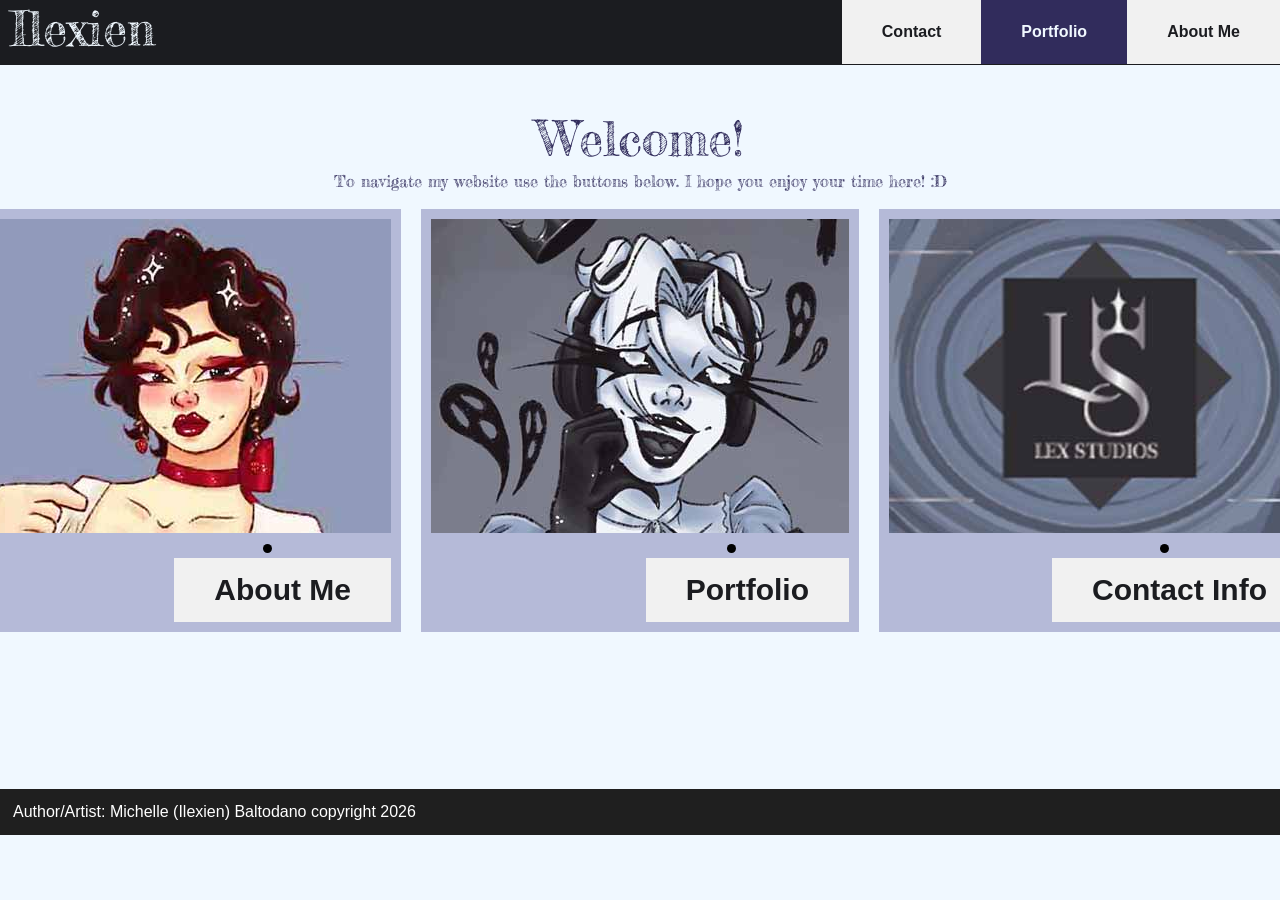
<file: index.html>
<!DOCTYPE html>
<html lang="en">
<head>
    <meta charset="UTF-8">
    <meta http-equiv="X-UA-Compatible" content="IE=edge">
    <meta name="viewport" content="width=device-width, initial-scale=1.0">
    <title>Homepage</title>
    <!--CSS-->
    <link type="text/css" rel="stylesheet" href="css/style.css"/>
    <link rel="preconnect" href="https://fonts.googleapis.com">
    <link rel="preconnect" href="https://fonts.gstatic.com" crossorigin>
    <link href="https://fonts.googleapis.com/css2?family=Fredericka+the+Great&display=swap" rel="stylesheet">
    <!--Favicon-->
    <link rel="icon" type="image/png" href="/favicon/favicon-96x96.png" sizes="96x96" />
<link rel="icon" type="image/svg+xml" href="/favicon/favicon.svg" />
<link rel="shortcut icon" href="/favicon/favicon.ico" />
<link rel="apple-touch-icon" sizes="180x180" href="/favicon/apple-touch-icon.png" />
<meta name="apple-mobile-web-app-title" content="Ilexien Site" />
<link rel="manifest" href="/favicon/site.webmanifest" />

</head>
<header>
    <div class="about-h-container">
                <h1 id="about-h-text"><a href="index.html" style="text-decoration: none; color:inherit;" >Ilexien</a></h1>
                 <nav> 
                    <input class="menu-btn" type="checkbox" id="menu-btn">
			<label class="menu-icon" for="menu-btn"><span class="navicon"></span></label>
			<ul class="menu">
				<li><a href="about-me.html" >About Me</a></li>
				<li><a href="portfolio.html" class="active">Portfolio</a></li>
				<li><a href="contact.html">Contact</a></li>
			</ul>
                </nav>
    </div>
 </header>
<body>
    <!--Homepage Code-->
    <h1>Welcome!</h1>
    <h4>To navigate my website use the buttons below. I hope you enjoy your time here! :D</h4>
    <section>
        <nav>
          <div class="container">
            <div> <img src="my-art-for-website/home-images/about-me-cover.jpg" alt="Self-portrait of me! I have fair skin with dark brown wavy hair in a pixie. I'm wearing red makeup with hints on gold."> <li><a href="about-me.html">About Me</a></li> </div>
            <div> <img src="my-art-for-website/home-images/portfolio-cover.jpg" alt="Drawing of my persona. She is a ghost with paper white skin and hair, and what are supposed to be the whites her eyes are dark grey with white pupils."> <li><a href="portfolio.html">Portfolio</a></li> </div>
            <div> <img src="my-art-for-website/home-images/contact-info-cover.jpg" alt="A business logo I created. it is a stylized L ans S wearing a crown."> <li><a href="contact.html">Contact Info</a></li> </div>  
        </div>
        </nav>
    </section>
<footer>
<p>Author/Artist: Michelle (Ilexien) Baltodano copyright 2026</p>
</footer>

</body>

</html>
</file>
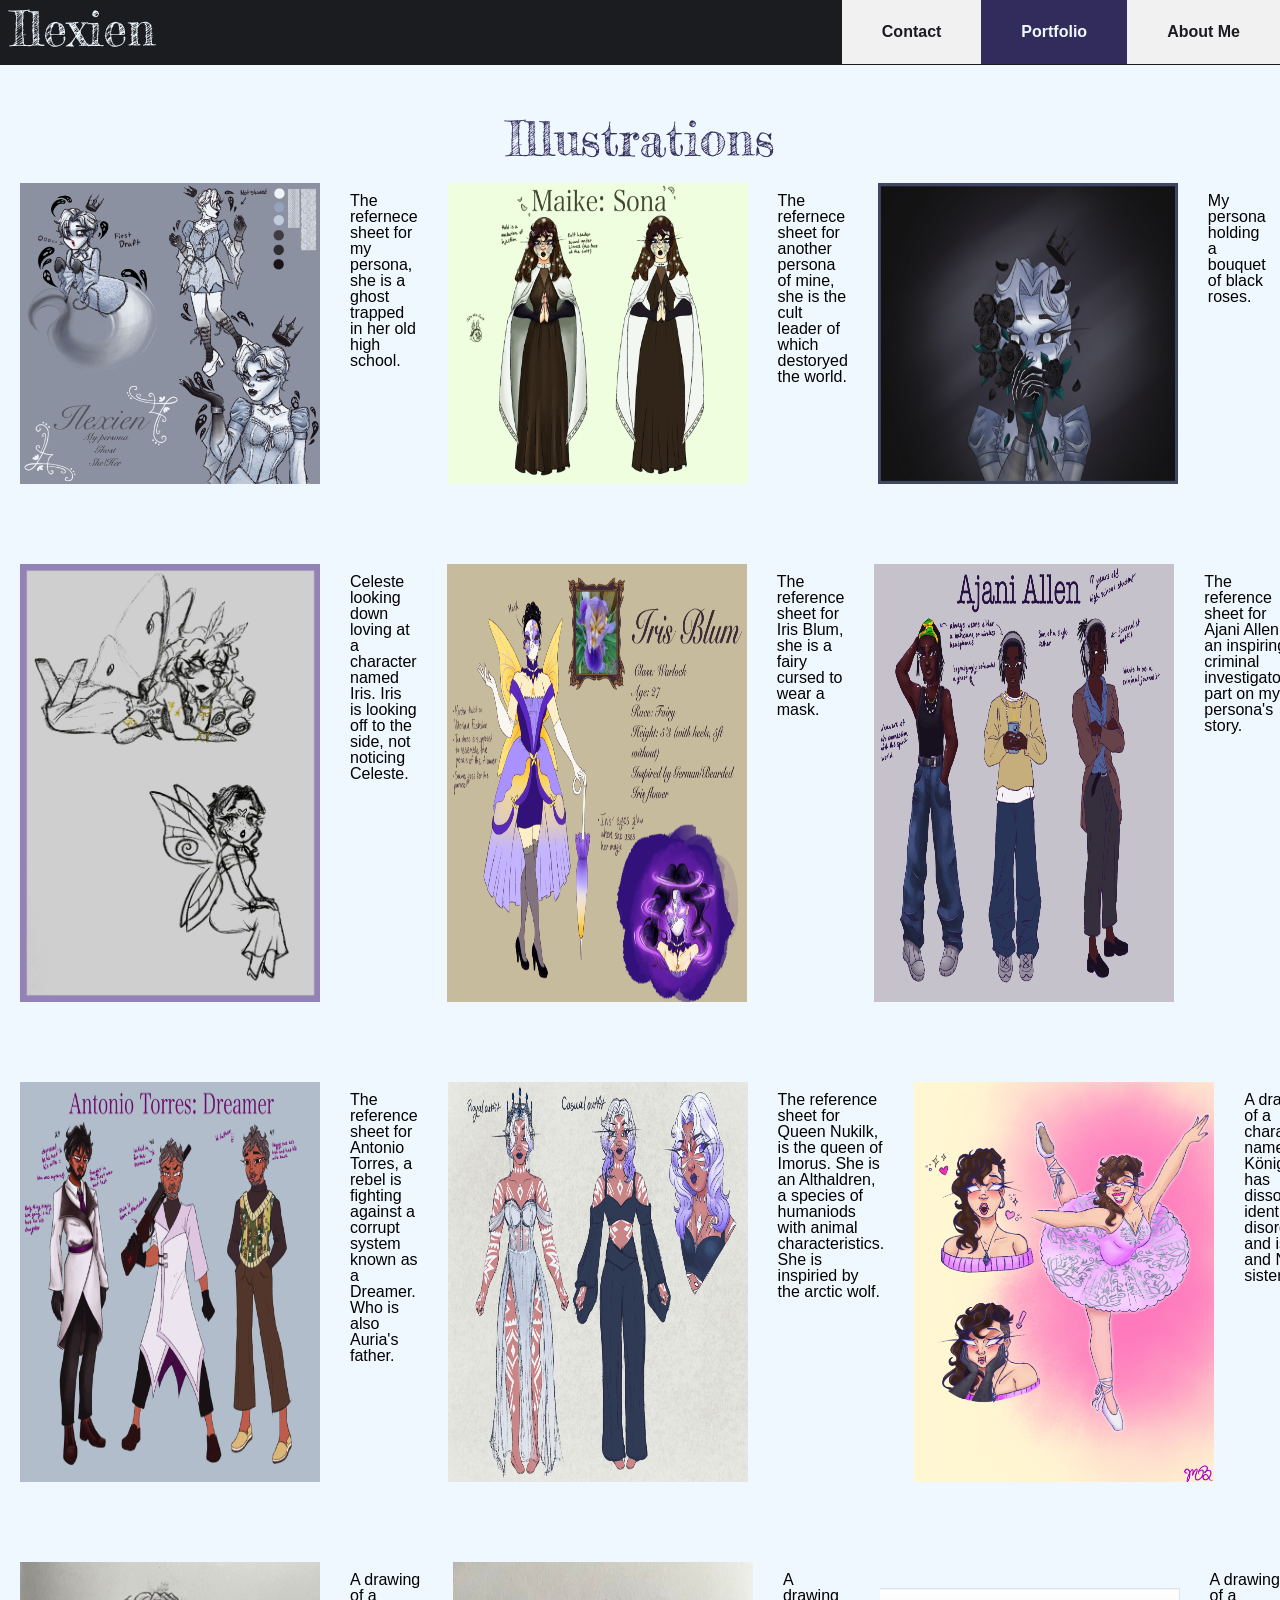
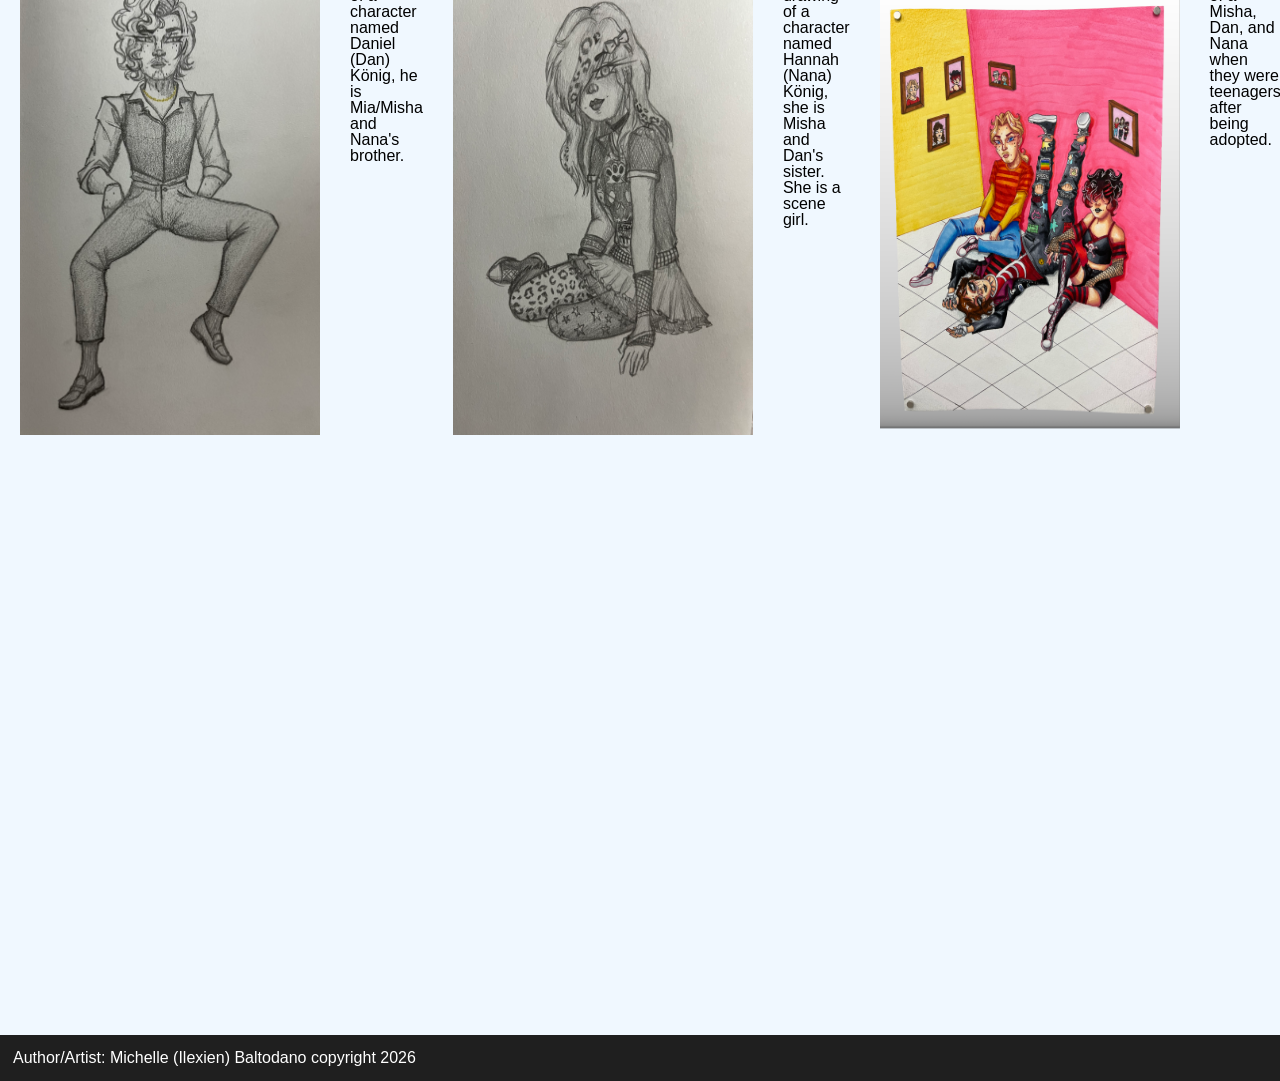
<file: character_art.html>
<!DOCTYPE html>
<html lang="en">
<head>
    <meta charset="UTF-8">
    <meta http-equiv="X-UA-Compatible" content="IE=edge">
    <meta name="viewport" content="width=device-width, initial-scale=1.0">
    <title>Illustrations</title>
     <!--CSS-->
     <link type="text/css" rel="stylesheet" href="css/style.css"/>
     <link rel="preconnect" href="https://fonts.googleapis.com">
     <link rel="preconnect" href="https://fonts.gstatic.com" crossorigin>
     <link href="https://fonts.googleapis.com/css2?family=Fredericka+the+Great&display=swap" rel="stylesheet">
     <!--Favicon-->
    <link rel="icon" type="image/png" href="/favicon/favicon-96x96.png" sizes="96x96" />
<link rel="icon" type="image/svg+xml" href="/favicon/favicon.svg" />
<link rel="shortcut icon" href="/favicon/favicon.ico" />
<link rel="apple-touch-icon" sizes="180x180" href="/favicon/apple-touch-icon.png" />
<meta name="apple-mobile-web-app-title" content="Ilexien Site" />
<link rel="manifest" href="/favicon/site.webmanifest" />
</head>
<header>
   <div class="about-h-container">
                <h1 id="about-h-text"><a href="index.html" style="text-decoration: none; color:inherit;" >Ilexien</a></h1>
                 <nav> 
                    <input class="menu-btn" type="checkbox" id="menu-btn">
			<label class="menu-icon" for="menu-btn"><span class="navicon"></span></label>
			<ul class="menu">
				<li><a href="about-me.html" >About Me</a></li>
				<li><a href="portfolio.html"class="active">Portfolio</a></li>
				<li><a href="contact.html">Contact</a></li>
			</ul>
                 </nav>
    </div>
</header>

<body>
    <h1>Illustrations</h1>
    <div class="gallery">
        <img src="my-art-for-website/character-art/lexperson-refsheet.PNG" alt="The refernece sheet for my persona, she is a ghost." width="300" onclick="FullView(this.src)">
        <div class="description">The refernece sheet for my persona, she is a ghost trapped in her old high school.</div> 
        
        <img src="my-art-for-website/character-art/maike-refsheet.png" alt="The refernece sheet for another persona of mine, she is a cult leader." width="300" onclick="FullView(this.src)">
        <div class="description">The refernece sheet for another persona of mine, she is the cult leader of which destoryed the world.</div> 

        <img src="my-art-for-website/character-art/persona-artwork.png" alt="My persona holding a bouquet of black roses." width="300" onclick="FullView(this.src)">
        <div class="description">My persona holding a bouquet of black roses.</div> 
        
        <img src="my-art-for-website/character-art/persona-celeste.jpg" alt="My persona and an original character named Celeste. It is a reference to an old Spider-Man comic." width="300" onclick="FullView(this.src)">
        <div class="description">My persona and an original character named Celeste. It is a reference to an old Spider-Man comic.</div>
    </div>

    <div class="gallery">
        <img src="my-art-for-website/character-art/celeste-iris.jpg" alt="Celeste looking down loving at a character named Iris. Iris is looking off to the side, not noticing Celeste." width="300" onclick="FullView(this.src)">
        <div class="description">Celeste looking down loving at a character named Iris. Iris is looking off to the side, not noticing Celeste.</div>

        <img src="my-art-for-website/character-art/irisblum-refsheet.png" alt="The reference sheet for Iris Blum, she is a masked fairy. Who adorns herself in modernized Victorian fashion inspired by the iris flower." width="300" onclick="FullView(this.src)">
        <div class="description">The reference sheet for Iris Blum, she is a fairy cursed to wear a mask.</div>

        <img src="my-art-for-website/character-art/ajani-refsheet.png" alt="The reference sheet for Ajani Allen, an inspiring criminal investigator part on my persona's story." width="300" onclick="FullView(this.src)">
        <div class="description">The reference sheet for Ajani Allen, an inspiring criminal investigator part on my persona's story.</div>

        <img src="my-art-for-website/character-art/auria-refsheet.PNG" alt="The reference sheet for Auria Torres, a rebel is fighting against a corrupt system known as a Dreamer." width="300" onclick="FullView(this.src)">
        <div class="description">The reference sheet for Auria Torres, a rebel is fighting against a corrupt system known as a Dreamer.</div>
    </div>


    <div class="gallery">
        <img src="my-art-for-website/character-art/antonio-refsheet.png" alt="The reference sheet for Antonio Torres, a rebel is fighting against a corrupt system known as a Dreamer. Who is also Auria's father." onclick="FullView(this.src)">
        <div class="description">The reference sheet for Antonio Torres, a rebel is fighting against a corrupt system known as a Dreamer. Who is also Auria's father.</div>

        <img src="my-art-for-website/character-art/nukilk-refsheet.JPG" alt="The reference sheet for Queen Nukilk, is the queen of Imorus.She is an Althaldren, a species of humaniods with animal characteristics. She is inspiried by the arctic wolf." onclick="FullView(this.src)">
        <div class="description">The reference sheet for Queen Nukilk, is the queen of Imorus. She is an Althaldren, a species of humaniods with animal characteristics. She is inspiried by the arctic wolf.</div>

        <img src="my-art-for-website/character-art/mia.PNG" alt="A drawing of a character named Mia König, she has dissociative identity disorder and is Dan and Nana's sister." onclick="FullView(this.src)">
        <div class="description">A drawing of a character named Mia König, she has dissociative identity disorder and is Dan and Nana's sister.</div>

        <img src="my-art-for-website/character-art/misha-refsheet.JPG" alt="The reference sheet for Misha König, a punk street fighter. He wears a leather jacket covered in pins and baggy pants with lots of patchwork." onclick="FullView(this.src)">
        <div class="description">The reference sheet for Misha König, a punk street fighter. He grew up in the slums of Berlin as an orpan. He is the split personality of Mia.</div>
    </div>

    <div class="gallery">
        <img src="my-art-for-website/character-art/dan.jpeg" alt="A drawing of a character named Daniel (Dan) König, he is Mia/Misha and Nana's brother." onclick="FullView(this.src)">
        <div class="description">A drawing of a character named Daniel (Dan) König, he is Mia/Misha and Nana's brother.</div>
        
        <img src="my-art-for-website/character-art/nana.jpeg" alt="A drawing of a character named Hannah (Nana) König, she is Misha and Dan's sister. She is a scene girl." onclick="FullView(this.src)">
        <div class="description">A drawing of a character named Hannah (Nana) König, she is Misha and Dan's sister. She is a scene girl.</div>

        <img src="my-art-for-website/character-art/misfit-trio_drawing.png" alt="A drawing of a Misha, Dan, and Nana when they were teenagers after being adopted." onclick="FullView(this.src)">
        <div class="description">A drawing of a Misha, Dan, and Nana when they were teenagers after being adopted.</div>

        <img src="my-art-for-website/character-art/the-trio.jpeg" alt="A drawing of a Misha, Dan, and Nana when they were teenagers after being adopted." onclick="FullView(this.src)">
        <div class="description">A drawing of a Mia, Dan, and Nana when they were teenagers after being adopted.</div>
    </div>

    <div id="FullImageView">
        <img id="FullImage">
        <span id="CloseButton" onclick="CloseButtonView()">&times;</span>
    </div>
    <script type="text/javascript">
        function FullView(ImgLink) {
            document.getElementById("FullImage").src = ImgLink;
            document.getElementById("FullImageView").style.display = "block";
        }
        function CloseFullView() {
            document.getElementById("FullImageView").style.display = "none";
        }
    </script>
</body>

<footer>
    <p>Author/Artist: Michelle (Ilexien) Baltodano copyright 2026</p>
    </footer>
</html>
</file>
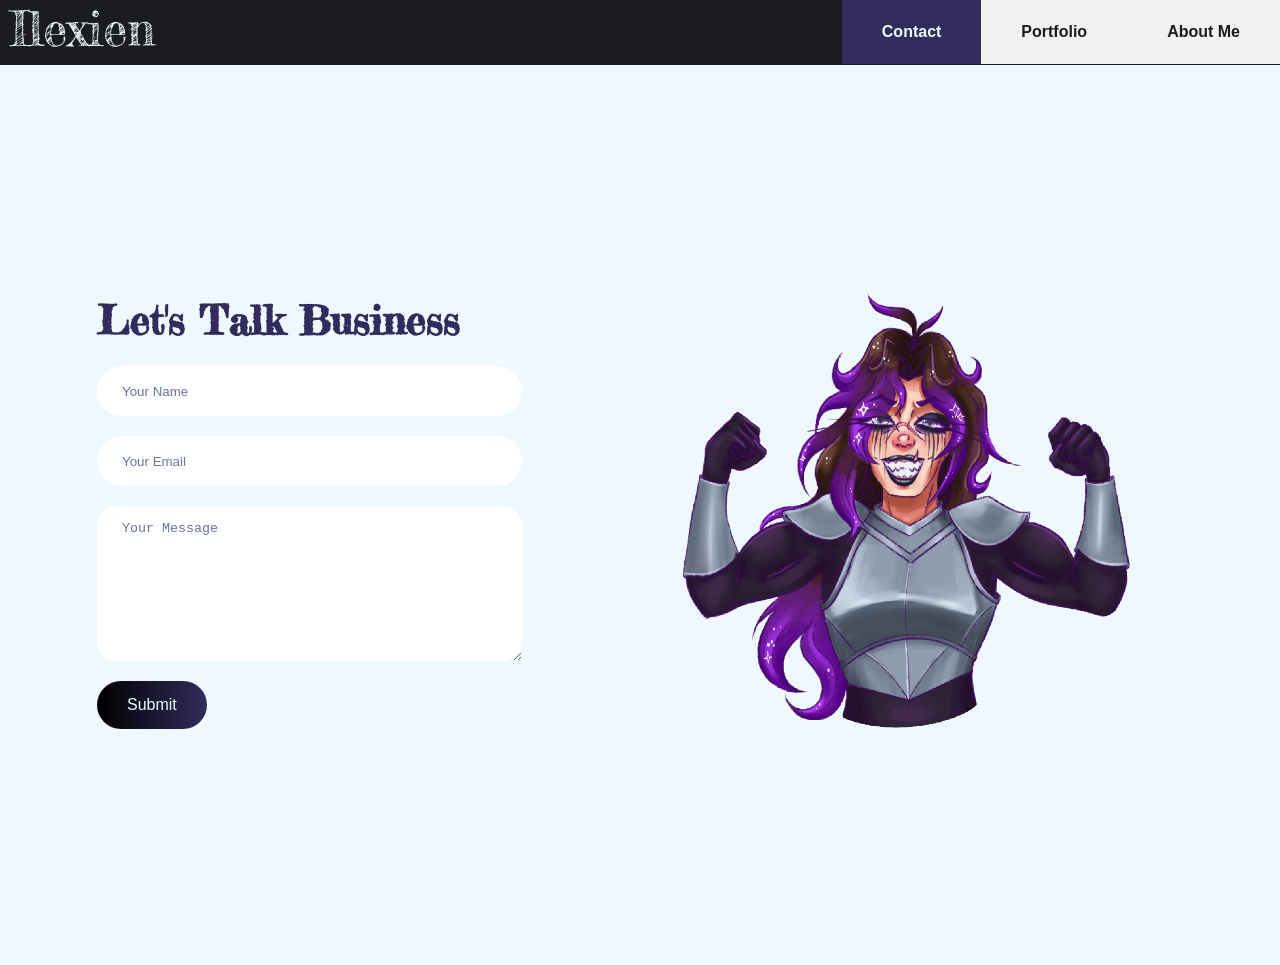
<file: contact.html>
<!DOCTYPE html>
<html lang="en">
<head>
    <meta charset="UTF-8">
    <meta http-equiv="X-UA-Compatible" content="IE=edge">
    <meta name="viewport" content="width=device-width, initial-scale=1.0">
    <title>Contact</title>
    <!--CSS-->
    <link type="text/css" rel="stylesheet" href="css/style.css"/>
    <link rel="preconnect" href="https://fonts.googleapis.com">
    <link rel="preconnect" href="https://fonts.gstatic.com" crossorigin>
    <link href="https://fonts.googleapis.com/css2?family=Fredericka+the+Great&display=swap" rel="stylesheet">
    <!--Favicon-->
    <link rel="icon" type="image/png" href="/favicon/favicon-96x96.png" sizes="96x96" />
<link rel="icon" type="image/svg+xml" href="/favicon/favicon.svg" />
<link rel="shortcut icon" href="/favicon/favicon.ico" />
<link rel="apple-touch-icon" sizes="180x180" href="/favicon/apple-touch-icon.png" />
<meta name="apple-mobile-web-app-title" content="Ilexien Site" />
<link rel="manifest" href="/favicon/site.webmanifest" />
</head>
<header>
        <div class="about-h-container">
                <h1 id="about-h-text"><a href="index.html" style="text-decoration: none; color:inherit;">Ilexien</a></h1>
                 <nav> 
                    <input class="menu-btn" type="checkbox" id="menu-btn">
			<label class="menu-icon" for="menu-btn"><span class="navicon"></span></label>
			<ul class="menu">
				<li><a href="about-me.html" >About Me</a></li>
				<li><a href="portfolio.html">Portfolio</a></li>
				<li><a href="contact.html"class="active">Contact</a></li>
			</ul>
                </nav>
         </div>
</header>
<body>
    <div class="contact-container">
        <form action="https://api.web3forms.com/submit" method="post" class="contact-left">
            <div class="contact-left-title">
                <h2>Let's Talk Business</h2>
            </div>
            <input type="hidden" name="access_key" value="6fe15cd2-40d1-4040-b1e4-8b29646d0214"> 
            <input type="text" name="name" placeholder="Your Name" class="contact-inputs" required>
            <input type="email" name="email" placeholder="Your Email" class="contact-inputs" required>
            <textarea name="message" placeholder="Your Message" class="contact-inputs" required></textarea>
            <button type="submit">Submit</button>
        </form>
        <div class="contact-right">
            <img src="my-art-for-website/character-art/mii-misha.PNG" alt="Drawing of Misha flexing his muscles and wearing armor." width="564" height="450">
        </div>
    </div>
</form>

</body>
</html>
</file>
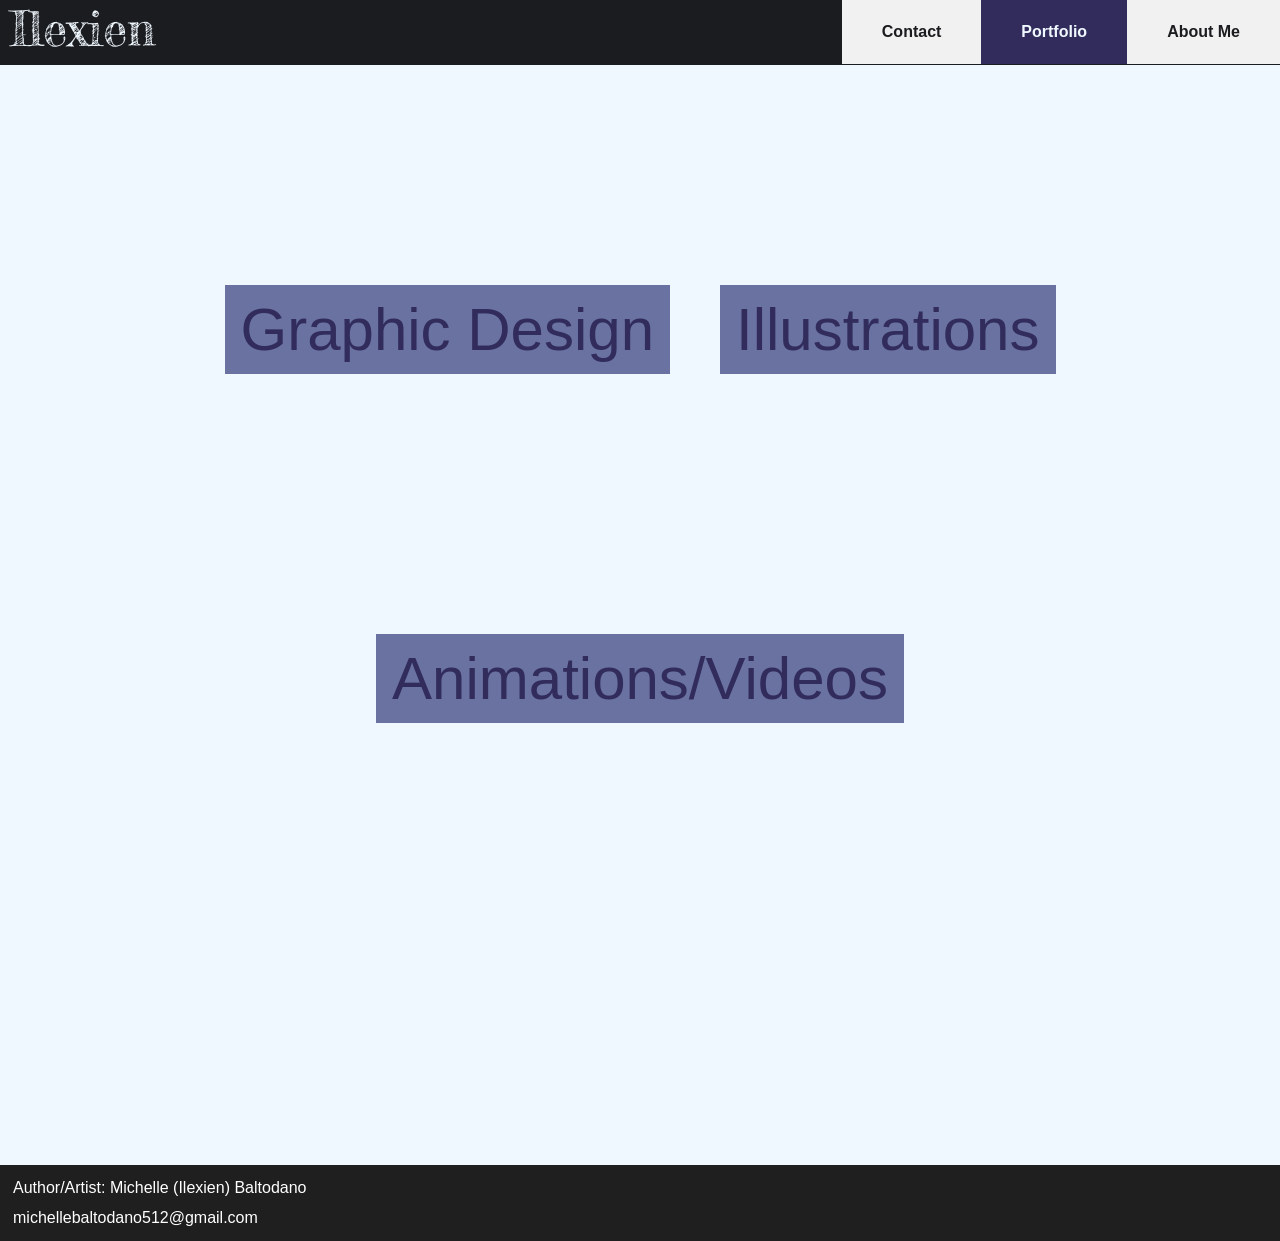
<file: portfolio.html>
<!DOCTYPE html>
<html lang="en">
<head>
    <meta charset="UTF-8">
    <meta http-equiv="X-UA-Compatible" content="IE=edge">
    <meta name="viewport" content="width=device-width, initial-scale=1.0">
    <title>Portfolio</title>
    <!--CSS-->
    <link type="text/css" rel="stylesheet" href="css/style.css"/>
    <link rel="preconnect" href="https://fonts.googleapis.com">
    <link rel="preconnect" href="https://fonts.gstatic.com" crossorigin>
    <link href="https://fonts.googleapis.com/css2?family=Fredericka+the+Great&display=swap" rel="stylesheet">
    <!--Favicon-->
    <link rel="icon" type="image/png" href="/favicon/favicon-96x96.png" sizes="96x96" />
<link rel="icon" type="image/svg+xml" href="/favicon/favicon.svg" />
<link rel="shortcut icon" href="/favicon/favicon.ico" />
<link rel="apple-touch-icon" sizes="180x180" href="/favicon/apple-touch-icon.png" />
<meta name="apple-mobile-web-app-title" content="Ilexien Site" />
<link rel="manifest" href="/favicon/site.webmanifest" />
</head>
<header>
    <div class="about-h-container">
                <h1 id="about-h-text"><a href="index.html" style="text-decoration: none; color:inherit;" >Ilexien</a></h1>
                 <nav> 
                    <input class="menu-btn" type="checkbox" id="menu-btn">
			<label class="menu-icon" for="menu-btn"><span class="navicon"></span></label>
			<ul class="menu">
				<li><a href="about-me.html" >About Me</a></li>
				<li><a href="portfolio.html" class="active">Portfolio</a></li>
				<li><a href="contact.html">Contact</a></li>
			</ul>
             </nav>
    </div>
</header>
<body>
    <section>
    <div class="p-container">
        <nav>
          <div class="button-group">
            <a href="graphic-design.html">
            <div><button class="button" type="button">Graphic Design</button></div>
            </a>
            <a href="character_art.html">
            <div><button class="button" type="button">Illustrations</button></div> 
            </a>
            </div>
            <a href="videos.html">
          <div class="button-group">
            <div><button class="button" type="button">Animations/Videos</button></div>
            </a>
          </div>
        </nav>
    </div>
    </section>
</body>
<footer>
<p>Author/Artist: Michelle (Ilexien) Baltodano</p>
<p>michellebaltodano512@gmail.com</p>
</footer>
</html>
</file>
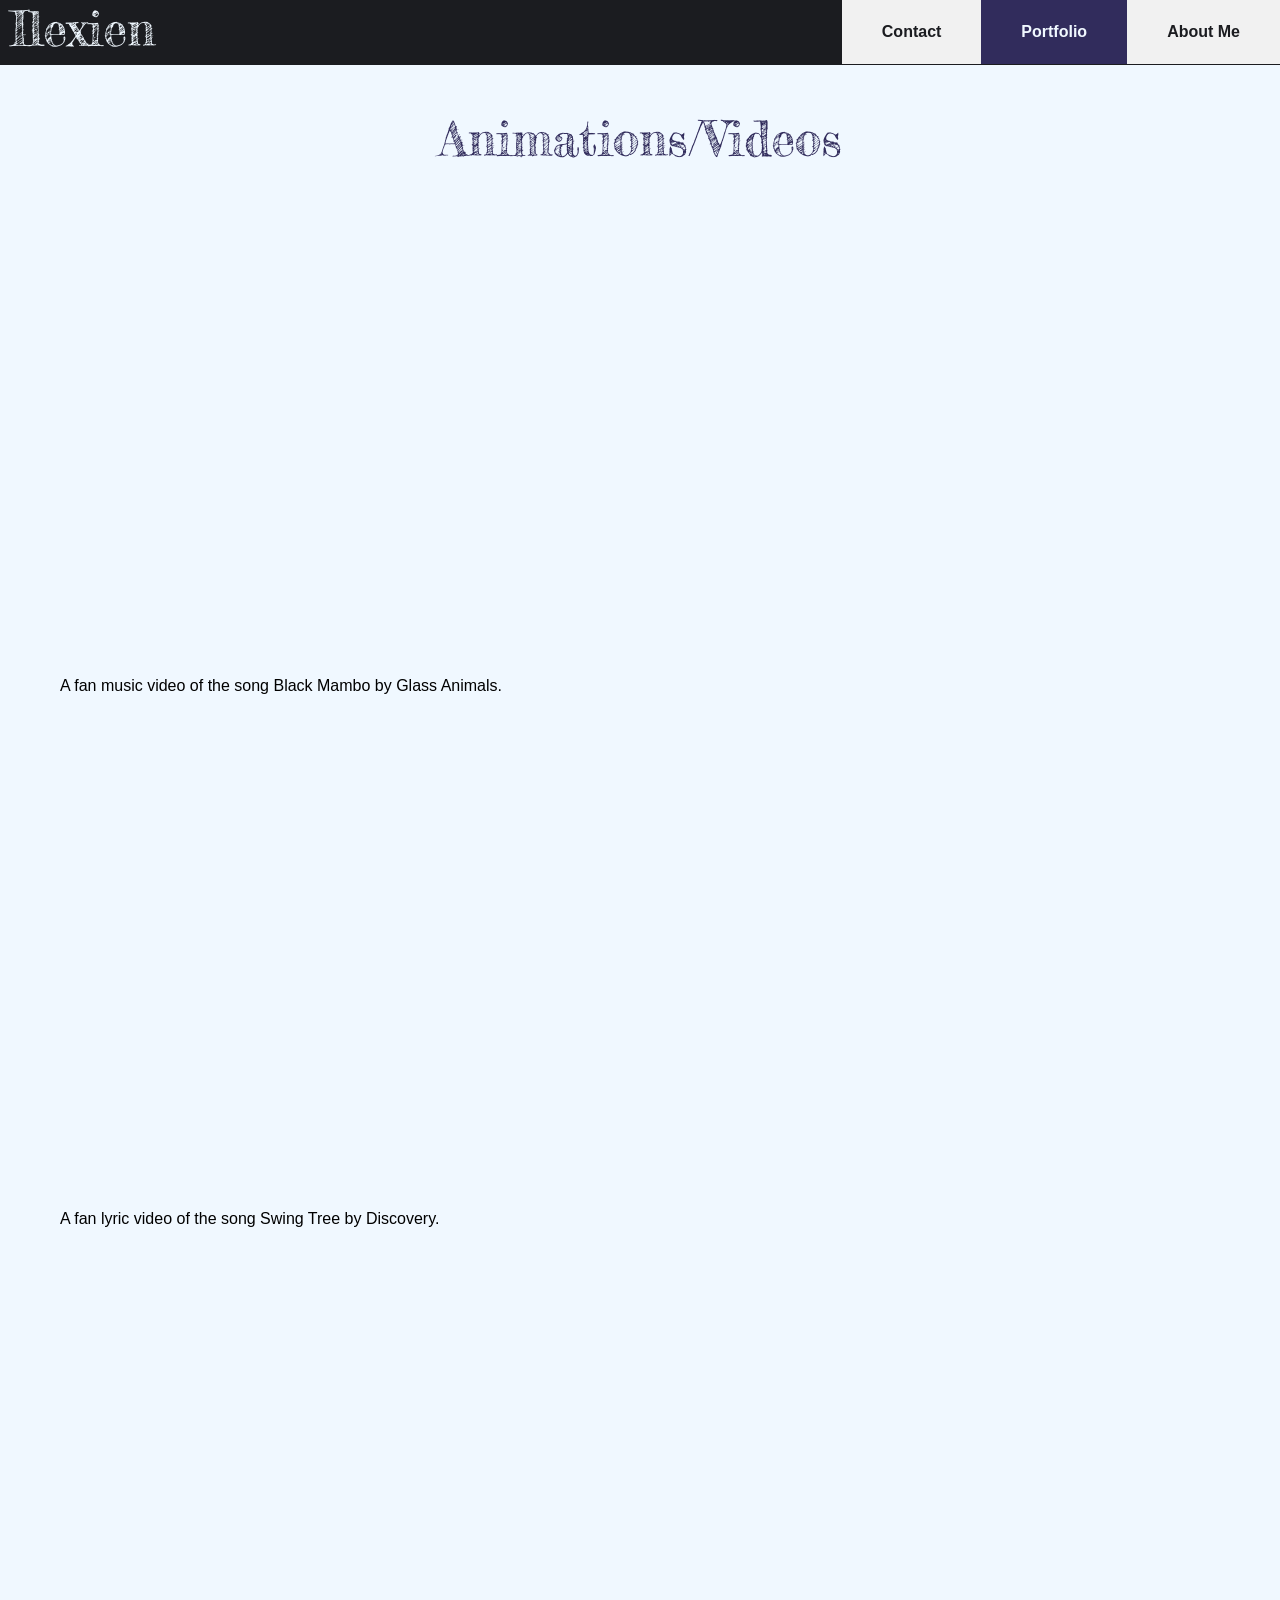
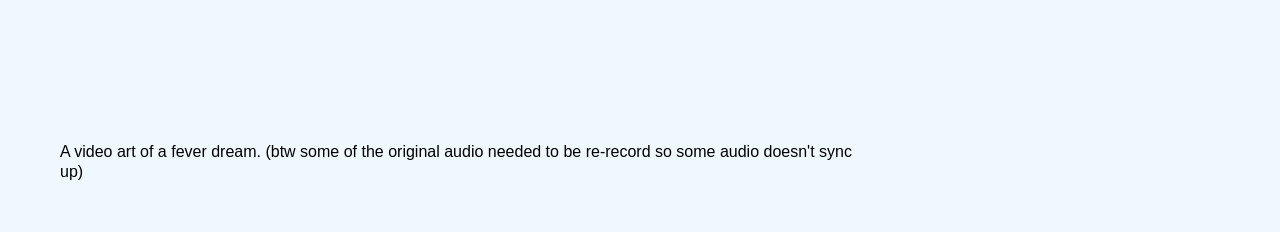
<file: videos.html>
<!DOCTYPE html>
<html lang="en">
<head>
    <meta charset="UTF-8">
    <meta name="viewport" content="width=device-width, initial-scale=1.0">
    <title>Animations/Videos</title>
    <!--CSS-->
     <link type="text/css" rel="stylesheet" href="css/style.css"/>
     <link rel="preconnect" href="https://fonts.googleapis.com">
     <link rel="preconnect" href="https://fonts.gstatic.com" crossorigin>
     <link href="https://fonts.googleapis.com/css2?family=Fredericka+the+Great&display=swap" rel="stylesheet">
     <!--Favicon-->
    <link rel="icon" type="image/png" href="/favicon/favicon-96x96.png" sizes="96x96" />
<link rel="icon" type="image/svg+xml" href="/favicon/favicon.svg" />
<link rel="shortcut icon" href="/favicon/favicon.ico" />
<link rel="apple-touch-icon" sizes="180x180" href="/favicon/apple-touch-icon.png" />
<meta name="apple-mobile-web-app-title" content="Ilexien Site" />
<link rel="manifest" href="/favicon/site.webmanifest" />
</head>
<header>
    <div class="about-h-container">
                <h1 id="about-h-text"><a href="index.html" style="text-decoration: none; color:inherit;" >Ilexien</a></h1>
                 <nav> 
                    <input class="menu-btn" type="checkbox" id="menu-btn">
			<label class="menu-icon" for="menu-btn"><span class="navicon"></span></label>
			<ul class="menu">
				<li><a href="about-me.html" >About Me</a></li>
				<li><a href="portfolio.html"class="active">Portfolio</a></li>
				<li><a href="contact.html">Contact</a></li>
			</ul>
                 </nav>
    </div>
<body>
    <h1>Animations/Videos</h1>
    <div class="vid-container">
        <iframe width="800px" height="450px" src="https://www.youtube.com/embed/bPDw4oV1h3o?si=MV1FkawWPuUfnE24" title="YouTube video player" frameborder="0" allow="accelerometer; autoplay; clipboard-write; encrypted-media; gyroscope; picture-in-picture; web-share" referrerpolicy="strict-origin-when-cross-origin" allowfullscreen></iframe>
        <p>A fan music video of the song Black Mambo by Glass Animals.</p>
    </div>
    <div class="vid-container">
        <iframe width="800px" height="450px" src="https://www.youtube.com/embed/gnNiXjz9UQM?si=5wu6s5xc36ceMG8x" title="YouTube video player" frameborder="0" allow="accelerometer; autoplay; clipboard-write; encrypted-media; gyroscope; picture-in-picture; web-share" referrerpolicy="strict-origin-when-cross-origin" allowfullscreen></iframe>
        <p>A fan lyric video of the song Swing Tree by Discovery.</p>
    </div>
    <div class="vid-container">
        <iframe width="800px" height="450px" src="https://www.youtube.com/embed/YjzTKyeAuo4?si=-Le8oEorbUlWzJU5" title="YouTube video player" frameborder="0" allow="accelerometer; autoplay; clipboard-write; encrypted-media; gyroscope; picture-in-picture; web-share" referrerpolicy="strict-origin-when-cross-origin" allowfullscreen></iframe>
        <p>A video art of a fever dream. (btw some of the original audio needed to be re-record so some audio doesn't sync up)</p>
    </div>
</body>
</html>
</file>
<file: css/style.css>
/*-- CSS Reset --*/
html, body, div, span, applet, object, iframe,
h1, h2, h3, h4, h5, h6, p, blockquote, pre,
a, abbr, acronym, address, big, cite, code,
del, dfn, em, img, ins, kbd, q, s, samp,
small, strike, strong, sub, sup, tt, var,
b, u, i, center,
dl, dt, dd, ol, ul, li,
fieldset, form, label, legend,
table, caption, tbody, tfoot, thead, tr, th, td,
article, aside, canvas, details, embed,
figure, figcaption, footer, header, hgroup,
menu, nav, output, ruby, section, summary,
time, mark, audio, video {
   margin: 10;
   padding: 0;
   border: 0;
   font-size: 100%;
   font: inherit;
   vertical-align: baseline;
}
/* HTML5 display-role reset for older browsers */
article, aside, details, figcaption, figure,
footer, header, hgroup, menu, nav, section {
   display: block;
}
body {
   line-height: 1;
}
ol, ul {
   list-style: none;
}
blockquote, q {
   quotes: none;
}
blockquote:before, blockquote:after,
q:before, q:after {
   content: '';
   content: none;
}
table {
   border-collapse: collapse;
   border-spacing: 0;
}
/*---- MY CODE ----*/
h1 { 
    color:#312c5c;
    font-family: "Fredericka the Great", serif;
    font-weight: 400;
    font-size: 3em;
    font-style: normal;
    margin-bottom: 10px;
    text-align: center;
    margin-top: 50px;
}
h4{
    color:rgb(49, 44, 92);
    font-family: "Fredericka the Great", serif;
    font-weight: 400;
    font-style: normal;
    margin-bottom: 10px;
    text-align: center;
}

h2{
   color:#312c5c;
   font-family: "Fredericka the Great", serif;
   font-style: normal;
   font-weight: 400;
    font-size: 1.5em;
   margin-bottom: 10px;
   text-align: left;
}

p {
   line-height: 20px;
}

.container {
   display: flex;
   justify-content: center;
   background-color: rgb(240, 248, 255);
 }
 
 .container div {
   background-color:rgb(181, 186, 216);
   width: 500px;
   margin: 10px;
   padding: 10px;
   text-align: center;  
   font-size: 30px;
 }

 /* Make a one column-layout instead of three-column layout */
 @media (max-width: 600px) {
   .container {
     flex-direction: column;
     justify-content: center;
     align-items: center;
   }
 }
 header {
   display: block;
 }
 .h-container{
   display: flex;
   justify-content: left;
   background-color: rgb(27, 28, 32);
   height: 65px;
 }
 #h-text{
    margin-left: 10px;
    margin-top: 5px;
    color: aliceblue;
    outline: none;
    text-decoration: none !important;
 }
 /* --- NAVIGATION --- */

 nav li a {
   display: block;
   padding: 20px 40px;
   text-decoration: none;
   color: #000;
   font-weight: 600;
   background-color: #f1f1f1;
 }
 nav li a:hover,
		nav .menu-btn:hover {
			background-color: #6a72a1;
			color: #fff;
      }
      /* FOOTER */
      footer {
         text-align: center;
         padding: 3px;
         background-color: rgb(31, 31, 31);
         color: white;
         margin-top: 600px;
      }

/*---------ABOUT ME---------*/
.about-h-container {
   display: flex;
   justify-content: left;
   background-color: rgb(27, 28, 32);
   text-decoration: none !important;
   height: 65px;
}

#about-h-text {
   margin-left: 10px;
   margin-top: 5px;
   color: aliceblue;
   outline: none;
}

.banner img{
   gap: 0px;
   display: inline-block;
}

div li {
   font-family: 'Gill Sans', 'Gill Sans MT', Calibri, 'Trebuchet MS', sans-serif;
   line-height: 20px;
   
}

article {
   padding: 0em 10em 0em 10em;
   display: grid;
   justify-content: center;
   align-items: center;
   margin-top: 50px;
}

/*------------NAV BAR------------*/
nav {
			position: fixed;
			width: 100%;
			z-index: 3;
		}

		nav ul {
			margin: 0;
			padding: 0;
			list-style: none;
			overflow: hidden;
			background-color: antiquewhite;
		}

		nav li a {
			display: block;
			padding: 20px 40px;
			text-decoration: none;
			color: rgb(27, 28, 32);
			font-weight: 600;
		}

		.active {
			background-color: #312c5c;
			color: aliceblue;
		}

		nav li a:hover,
		nav .menu-btn:hover {
			background-color: #6a72a1;
			color: aliceblue;
		}


		/* MENU */

		nav .menu {
			clear: both;
			max-height: 0;
			transition: max-height .2s ease-out;
		}

		/* MENU ICON */

		nav .menu-icon {
			cursor: pointer;
			display: inline-block;
			padding: 28px 40px;
			position: relative;
			user-select: none;
         float: right;
		}

		nav .menu-icon .navicon {
			background: aliceblue;
			display: block;
			height: 4px;
			position: relative;
			transition: background .2s ease-out;
			width: 24px;
		}

		nav .menu-icon .navicon:before,
		nav .menu-icon .navicon:after {
			background: aliceblue;
			content: '';
			display: block;
			height: 100%;
			position: absolute;
			transition: all .2s ease-out;
			width: 100%;
		}

		nav .menu-icon .navicon:before {
			top: 8px;
		}

		nav .menu-icon .navicon:after {
			top: -8px;
		}

		/* MENU btn */

		nav .menu-btn {
			display: none;
		}

		nav .menu-btn:checked~.menu {
			max-height: 240px;
		}

		nav .menu-btn:checked~.menu-icon .navicon {
			background: transparent;
		}

		nav .menu-btn:checked~.menu-icon .navicon:before {
			transform: rotate(-45deg);
		}

		nav .menu-btn:checked~.menu-icon .navicon:after {
			transform: rotate(45deg);
		}

		nav .menu-btn:checked~.menu-icon:not(.steps) .navicon:before,
		nav .menu-btn:checked~.menu-icon:not(.steps) .navicon:after {
			top: 0;
		}

		/* 48em = 768px */

		@media (min-width: 48em) {
			nav li {
				float: right;
			}

			nav li a {
				padding: 22px 40px;
			}

			nav .menu {
				clear: none;
				float: right;
				max-height: none;
			}

			nav .menu-icon {
				display: none;
			}
		}


/* -------------------PORTFOILO NAVIGATION------------------- */
.port-head-container {
   display: flex;
   justify-content: left;
   background-color: rgb(27, 28, 32);
   margin-bottom: 20px;
   height: 65px;
}
#port-head-text {
   margin-left: 10px;
   margin-top: 5px;
    color: aliceblue;
}
body {
   background-color: aliceblue;
}
.p-container {
   display: flex;
   border: none;
   height: 500px;
   justify-content: center;
}

.p-container div {
   margin: 10px;
   padding: 15px;
   text-align: center;  
   font-size: 12px;
   justify-content: center;
   padding-top: 100px;
}
   


.button-group {
   display: flex;
   justify-self: start;
   justify-content: center;
   align-items: center;
   padding: 200px 300px;
   position: relative;
   text-align: center;

}

.button {
   padding: 10px 16px;
   outline: none;
   border: none;
   cursor: pointer;
   background-color: #6a72a1;
   color: #312c5c;
   font-family: 'Gill Sans', 'Gill Sans MT', Calibri, 'Trebuchet MS', sans-serif;
   font-weight: 100;
   font-size: 5em;
   border-spacing: 10px;
}


button:hover {
   background-color: rgb(27, 28, 32);
   color: aliceblue;
}

/* Make a one column-layout instead of three-column layout */
@media (max-width: 600px) {
   .button-group {
     flex-direction: column;
     justify-content: center;
     align-items: center;
   }
}

/*----------CONTACT INFO----------*/
.contact-container {
   height: 100vh;
   display: flex;
   align-items: center;
   justify-content: space-evenly;
}

.contact-left {
   display: flex;
   flex-direction: column;
   align-items: start;
   gap: 20px;
}

.contact-left-title h2 {
   font-weight: 600;
   color:#312c5c;
   font-size: 40px;
   margin-bottom: 5px;
}

.contact-left-title hr {
   border: none;
   width: 120px;
   height: 5px;
   background-color: #312c5c;
   margin-bottom: 20px;
}

.contact-inputs {
   width: 400px;
   height: 50px;
   border: none;
   outline: none;
   padding-left: 25px;
   font-weight: 500;
   color: #666;
   border-radius: 50px;
}

.contact-left textarea {
   height: 140px;
   padding-top: 15px;
   border-radius: 20px;
}

.contact-inputs:focus {
   border: 2px solid #6a72a1;
}

.contact-inputs::placeholder {
   color: #6a72a1;
}

.contact-left button {
   display: flex;
   align-items: center;
   padding: 15px 30px;
   font-size: 16px;
   color: aliceblue;
   gap: 10px;
   border: none;
   border-radius: 50px;
   background: linear-gradient(270deg,#312c5c,#000);
   cursor: pointer;
}

.contact-right {
   float: right;
   display: flex;
}

@media (max-width:800px) {
   .contact-right {

   }
}

@media (max-width:800px) {
   .contact-inputs{
      width: 80vw;
   }
}
/*----------CHARACTER ART----------*/



.gallery {
  display: flex;
  margin: 20px;
  margin-bottom: 80px;
  max-width: 300px;
  gap: 20px;
}

.gallery .description {
   text-align: left;
   font-family: 'Gill Sans', 'Gill Sans MT', Calibri, 'Trebuchet MS', sans-serif;
   width: 500px;
   padding: 10px;
}

.gallery img{
    width: 100%;
    height: auto;
}

#FullImageView {
   position: absolute;
   top: 0;
   left: 0;
   width: 100%;
   height: 100%;
   text-align: center;
}

#FullImage {
   padding: 24px;
   max-width: 98%;
   max-height: 98%;
}

#CloseButton {
   position: absolute;
   top: 12px;
   right: 12px;
   font-size: 2rem;
   color: aliceblue;
   cursor: pointer;
}



/*---------------GRAPHIC DESIGN---------------*/

*{
   padding: 0;
   margin: 0;
}
.graphic-container{
   max-width: 1224px;
   width: 98%;
   margin: auto;
   padding: 40px 0;
}

.title{
   margin-bottom: 2rem;
}

.photo-gallery{
   display: flex;
   gap: 20px;
}

.column{
   display: flex;
   flex-direction: column;
   gap: 20px;
}

.photo img{
   width: 100%;
   height: 100%;
   border-radius: 5px;
   object-fit: cover;
   max-width: 500px;
}

@media(max-width:786px){
   .photo-gallery{
      flex-direction: column;
   }
}

/*---------------ANIMATION AND VIDEO---------------*/

.vid-container {
   display: block;
   margin: 50px 0 50px 50px;
   gap: 50px;
}

div .vid-container {

}

p{
   text-align: left;
   font-family: 'Gill Sans', 'Gill Sans MT', Calibri, 'Trebuchet MS', sans-serif;
   width: 800px;
   margin: 10px;
}
</file>
